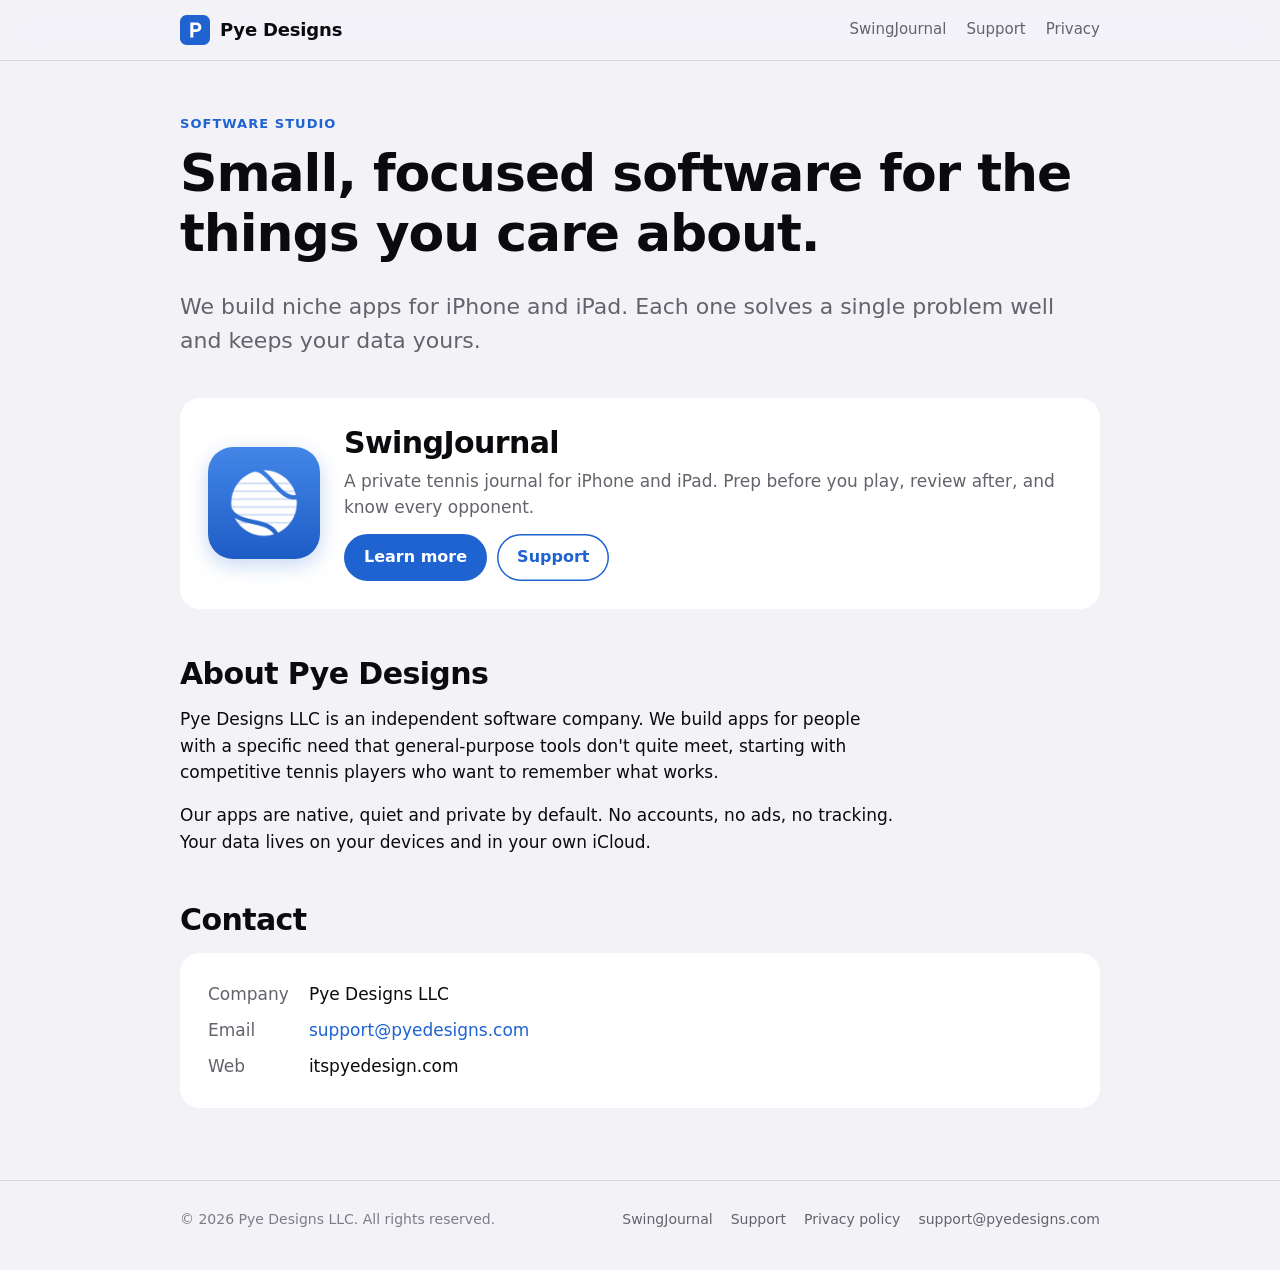
<file: index.html>
<!doctype html>
<html lang="en">
<head>
<meta charset="utf-8">
<meta name="viewport" content="width=device-width, initial-scale=1">
<title>Pye Designs</title>
<meta name="description" content="Pye Designs makes small, focused, private apps for iPhone and iPad, including SwingJournal, a tennis journal.">
<link rel="icon" href="favicon.svg" type="image/svg+xml">
<link rel="apple-touch-icon" href="assets/apple-touch-icon.png">
<link rel="stylesheet" href="assets/site.css">
</head>
<body>
<header class="site"><div class="wrap">
<a class="brand" href=""><img src="assets/mark.svg" alt=""><span>Pye Designs</span></a>
<nav class="main" aria-label="Main"><a href="swingjournal/">SwingJournal</a><a href="support/">Support</a><a href="privacy/">Privacy</a></nav>
</div></header>
<main><div class="wrap">

<div class="eyebrow">Software studio</div>
<h1>Small, focused software for the things you care about.</h1>
<p class="lede">We build niche apps for iPhone and iPad. Each one solves a single problem well and keeps your data yours.</p>

<div class="card product">
  <img src="assets/swingjournal-icon.png" alt="SwingJournal app icon">
  <div>
    <h2>SwingJournal</h2>
    <p>A private tennis journal for iPhone and iPad. Prep before you play, review after, and know every opponent.</p>
    <div class="actions"><a class="btn" href="swingjournal/">Learn more</a><a class="btn ghost" href="support/">Support</a></div>
  </div>
</div>

<h2>About Pye Designs</h2>
<div class="prose">
<p>Pye Designs LLC is an independent software company. We build apps for people with a specific need that general-purpose tools don't quite meet, starting with competitive tennis players who want to remember what works.</p>
<p>Our apps are native, quiet and private by default. No accounts, no ads, no tracking. Your data lives on your devices and in your own iCloud.</p>
</div>

<h2>Contact</h2>
<div class="card">
<dl class="contact">
  <dt>Company</dt><dd>Pye Designs LLC</dd>
  <dt>Email</dt><dd><a href="mailto:support@pyedesigns.com">support@pyedesigns.com</a></dd>
  <dt>Web</dt><dd>itspyedesign.com</dd>
</dl>
</div>

</div></main>
<footer class="site"><div class="wrap">
<div>&copy; 2026 Pye Designs LLC. All rights reserved.</div>
<nav aria-label="Footer"><a href="swingjournal/">SwingJournal</a><a href="support/">Support</a><a href="privacy/">Privacy policy</a><a href="mailto:support@pyedesigns.com">support@pyedesigns.com</a></nav>
</div></footer>
</body>
</html>
</file>
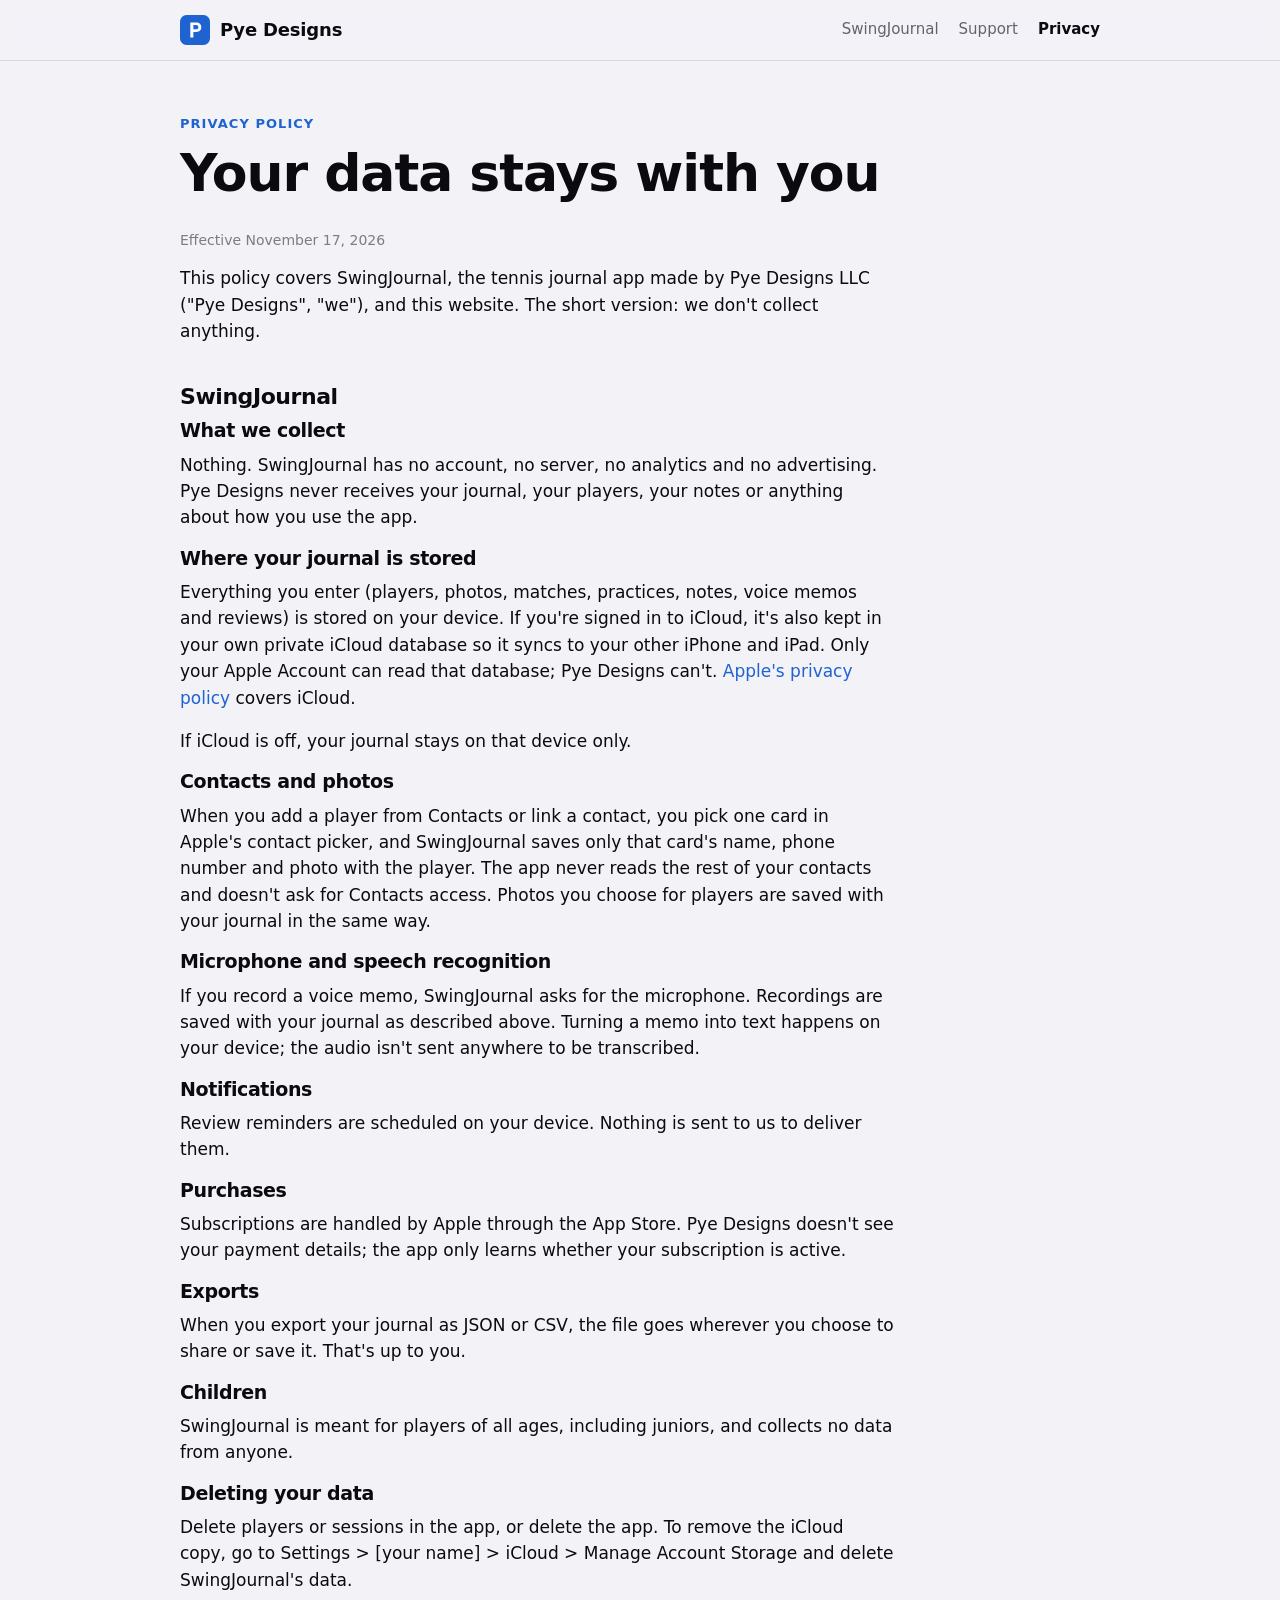
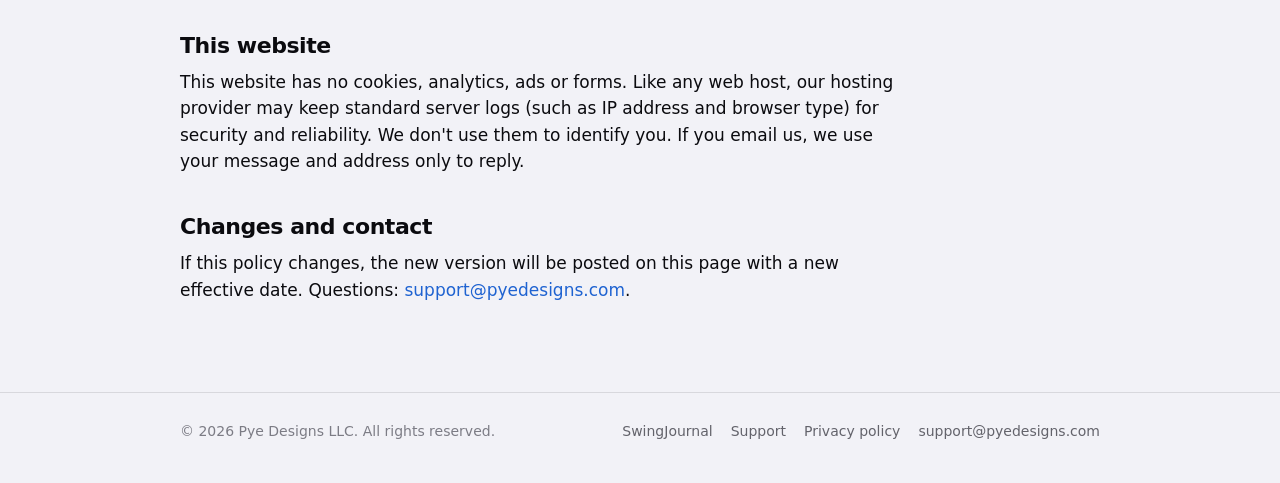
<file: privacy/index.html>
<!doctype html>
<html lang="en">
<head>
<meta charset="utf-8">
<meta name="viewport" content="width=device-width, initial-scale=1">
<title>Privacy policy, Pye Designs</title>
<meta name="description" content="Privacy policy for SwingJournal and the Pye Designs website.">
<link rel="icon" href="../favicon.svg" type="image/svg+xml">
<link rel="apple-touch-icon" href="../assets/apple-touch-icon.png">
<link rel="stylesheet" href="../assets/site.css">
</head>
<body>
<header class="site"><div class="wrap">
<a class="brand" href="../"><img src="../assets/mark.svg" alt=""><span>Pye Designs</span></a>
<nav class="main" aria-label="Main"><a href="../swingjournal/">SwingJournal</a><a href="../support/">Support</a><a href="../privacy/" aria-current="page">Privacy</a></nav>
</div></header>
<main><div class="wrap">

<div class="prose">
<div class="eyebrow">Privacy policy</div>
<h1>Your data stays with you</h1>
<p class="small">Effective November 17, 2026</p>
<p>This policy covers SwingJournal, the tennis journal app made by Pye Designs LLC ("Pye Designs", "we"), and this website. The short version: we don't collect anything.</p>

<h2>SwingJournal</h2>
<h3>What we collect</h3>
<p>Nothing. SwingJournal has no account, no server, no analytics and no advertising. Pye Designs never receives your journal, your players, your notes or anything about how you use the app.</p>
<h3>Where your journal is stored</h3>
<p>Everything you enter (players, photos, matches, practices, notes, voice memos and reviews) is stored on your device. If you're signed in to iCloud, it's also kept in your own private iCloud database so it syncs to your other iPhone and iPad. Only your Apple Account can read that database; Pye Designs can't. <a href="https://www.apple.com/legal/privacy/">Apple's privacy policy</a> covers iCloud.</p>
<p>If iCloud is off, your journal stays on that device only.</p>
<h3>Contacts and photos</h3>
<p>When you add a player from Contacts or link a contact, you pick one card in Apple's contact picker, and SwingJournal saves only that card's name, phone number and photo with the player. The app never reads the rest of your contacts and doesn't ask for Contacts access. Photos you choose for players are saved with your journal in the same way.</p>
<h3>Microphone and speech recognition</h3>
<p>If you record a voice memo, SwingJournal asks for the microphone. Recordings are saved with your journal as described above. Turning a memo into text happens on your device; the audio isn't sent anywhere to be transcribed.</p>
<h3>Notifications</h3>
<p>Review reminders are scheduled on your device. Nothing is sent to us to deliver them.</p>
<h3>Purchases</h3>
<p>Subscriptions are handled by Apple through the App Store. Pye Designs doesn't see your payment details; the app only learns whether your subscription is active.</p>
<h3>Exports</h3>
<p>When you export your journal as JSON or CSV, the file goes wherever you choose to share or save it. That's up to you.</p>
<h3>Children</h3>
<p>SwingJournal is meant for players of all ages, including juniors, and collects no data from anyone.</p>
<h3>Deleting your data</h3>
<p>Delete players or sessions in the app, or delete the app. To remove the iCloud copy, go to Settings &gt; [your name] &gt; iCloud &gt; Manage Account Storage and delete SwingJournal's data.</p>

<h2>This website</h2>
<p>This website has no cookies, analytics, ads or forms. Like any web host, our hosting provider may keep standard server logs (such as IP address and browser type) for security and reliability. We don't use them to identify you. If you email us, we use your message and address only to reply.</p>

<h2>Changes and contact</h2>
<p>If this policy changes, the new version will be posted on this page with a new effective date. Questions: <a href="mailto:support@pyedesigns.com">support@pyedesigns.com</a>.</p>
</div>

</div></main>
<footer class="site"><div class="wrap">
<div>&copy; 2026 Pye Designs LLC. All rights reserved.</div>
<nav aria-label="Footer"><a href="../swingjournal/">SwingJournal</a><a href="../support/">Support</a><a href="../privacy/">Privacy policy</a><a href="mailto:support@pyedesigns.com">support@pyedesigns.com</a></nav>
</div></footer>
</body>
</html>
</file>
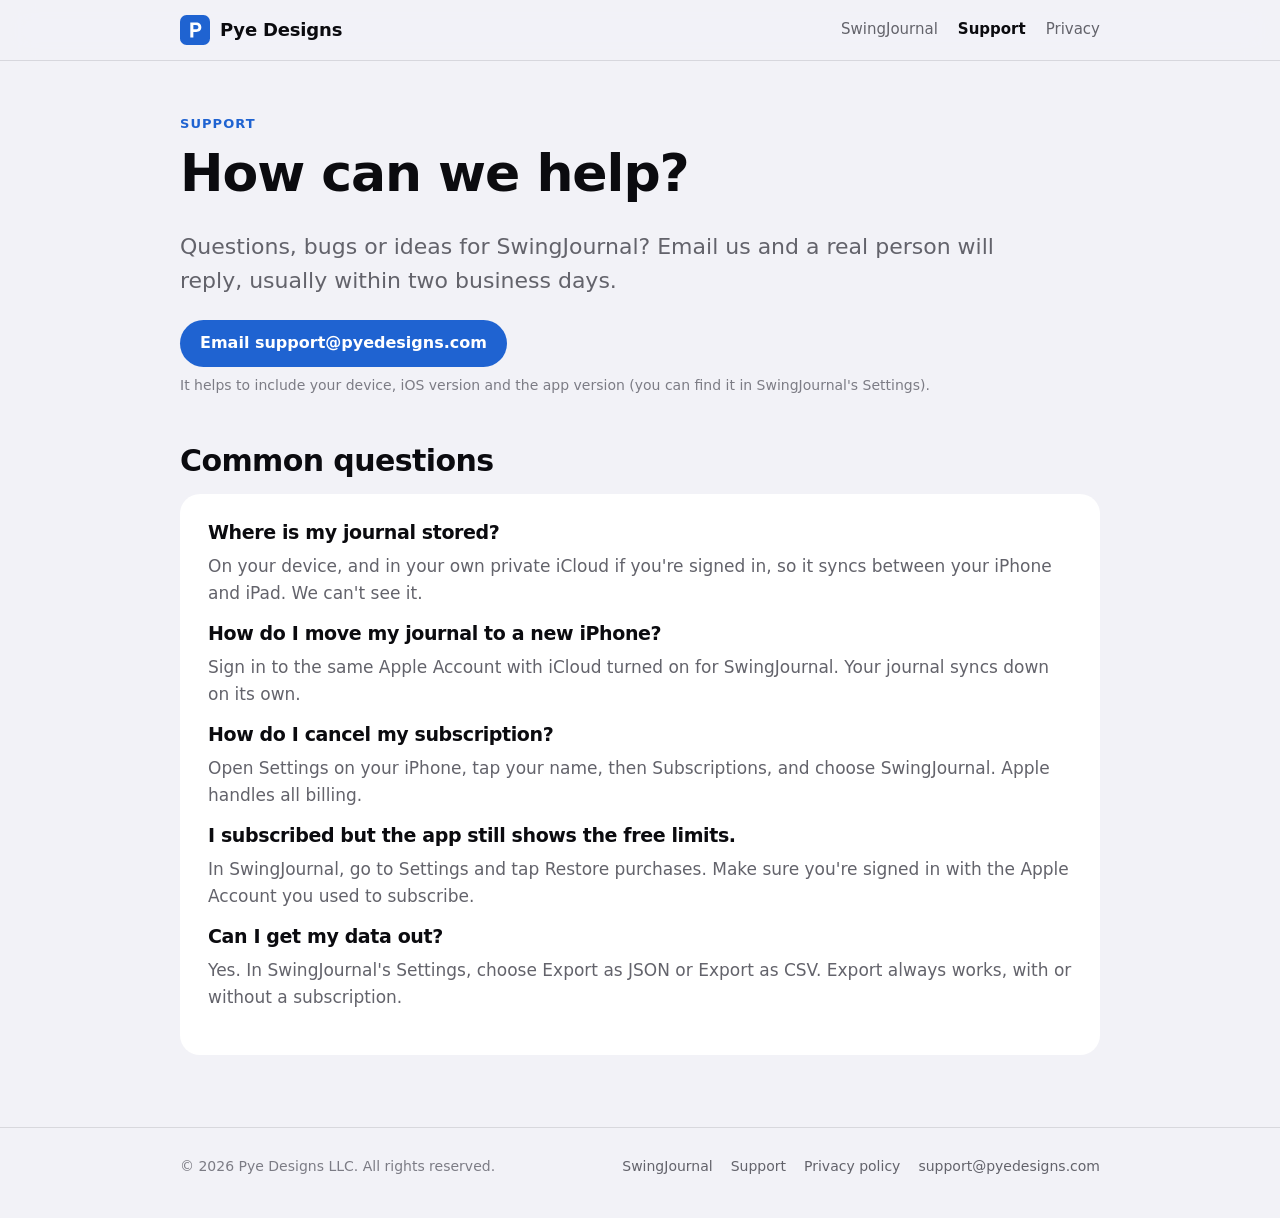
<file: support/index.html>
<!doctype html>
<html lang="en">
<head>
<meta charset="utf-8">
<meta name="viewport" content="width=device-width, initial-scale=1">
<title>Support, Pye Designs</title>
<meta name="description" content="Get help with SwingJournal and contact Pye Designs.">
<link rel="icon" href="../favicon.svg" type="image/svg+xml">
<link rel="apple-touch-icon" href="../assets/apple-touch-icon.png">
<link rel="stylesheet" href="../assets/site.css">
</head>
<body>
<header class="site"><div class="wrap">
<a class="brand" href="../"><img src="../assets/mark.svg" alt=""><span>Pye Designs</span></a>
<nav class="main" aria-label="Main"><a href="../swingjournal/">SwingJournal</a><a href="../support/" aria-current="page">Support</a><a href="../privacy/">Privacy</a></nav>
</div></header>
<main><div class="wrap">

<div class="eyebrow">Support</div>
<h1>How can we help?</h1>
<p class="lede">Questions, bugs or ideas for SwingJournal? Email us and a real person will reply, usually within two business days.</p>
<div class="actions" style="margin:8px 0 8px"><a class="btn" href="mailto:support@pyedesigns.com?subject=SwingJournal%20support">Email support@pyedesigns.com</a></div>
<p class="small">It helps to include your device, iOS version and the app version (you can find it in SwingJournal's Settings).</p>

<h2>Common questions</h2>
<div class="card prose" style="max-width:none"><h3>Where is my journal stored?</h3><p class='muted'>On your device, and in your own private iCloud if you're signed in, so it syncs between your iPhone and iPad. We can't see it.</p><h3>How do I move my journal to a new iPhone?</h3><p class='muted'>Sign in to the same Apple Account with iCloud turned on for SwingJournal. Your journal syncs down on its own.</p><h3>How do I cancel my subscription?</h3><p class='muted'>Open Settings on your iPhone, tap your name, then Subscriptions, and choose SwingJournal. Apple handles all billing.</p><h3>I subscribed but the app still shows the free limits.</h3><p class='muted'>In SwingJournal, go to Settings and tap Restore purchases. Make sure you're signed in with the Apple Account you used to subscribe.</p><h3>Can I get my data out?</h3><p class='muted'>Yes. In SwingJournal's Settings, choose Export as JSON or Export as CSV. Export always works, with or without a subscription.</p></div>

</div></main>
<footer class="site"><div class="wrap">
<div>&copy; 2026 Pye Designs LLC. All rights reserved.</div>
<nav aria-label="Footer"><a href="../swingjournal/">SwingJournal</a><a href="../support/">Support</a><a href="../privacy/">Privacy policy</a><a href="mailto:support@pyedesigns.com">support@pyedesigns.com</a></nav>
</div></footer>
</body>
</html>
</file>
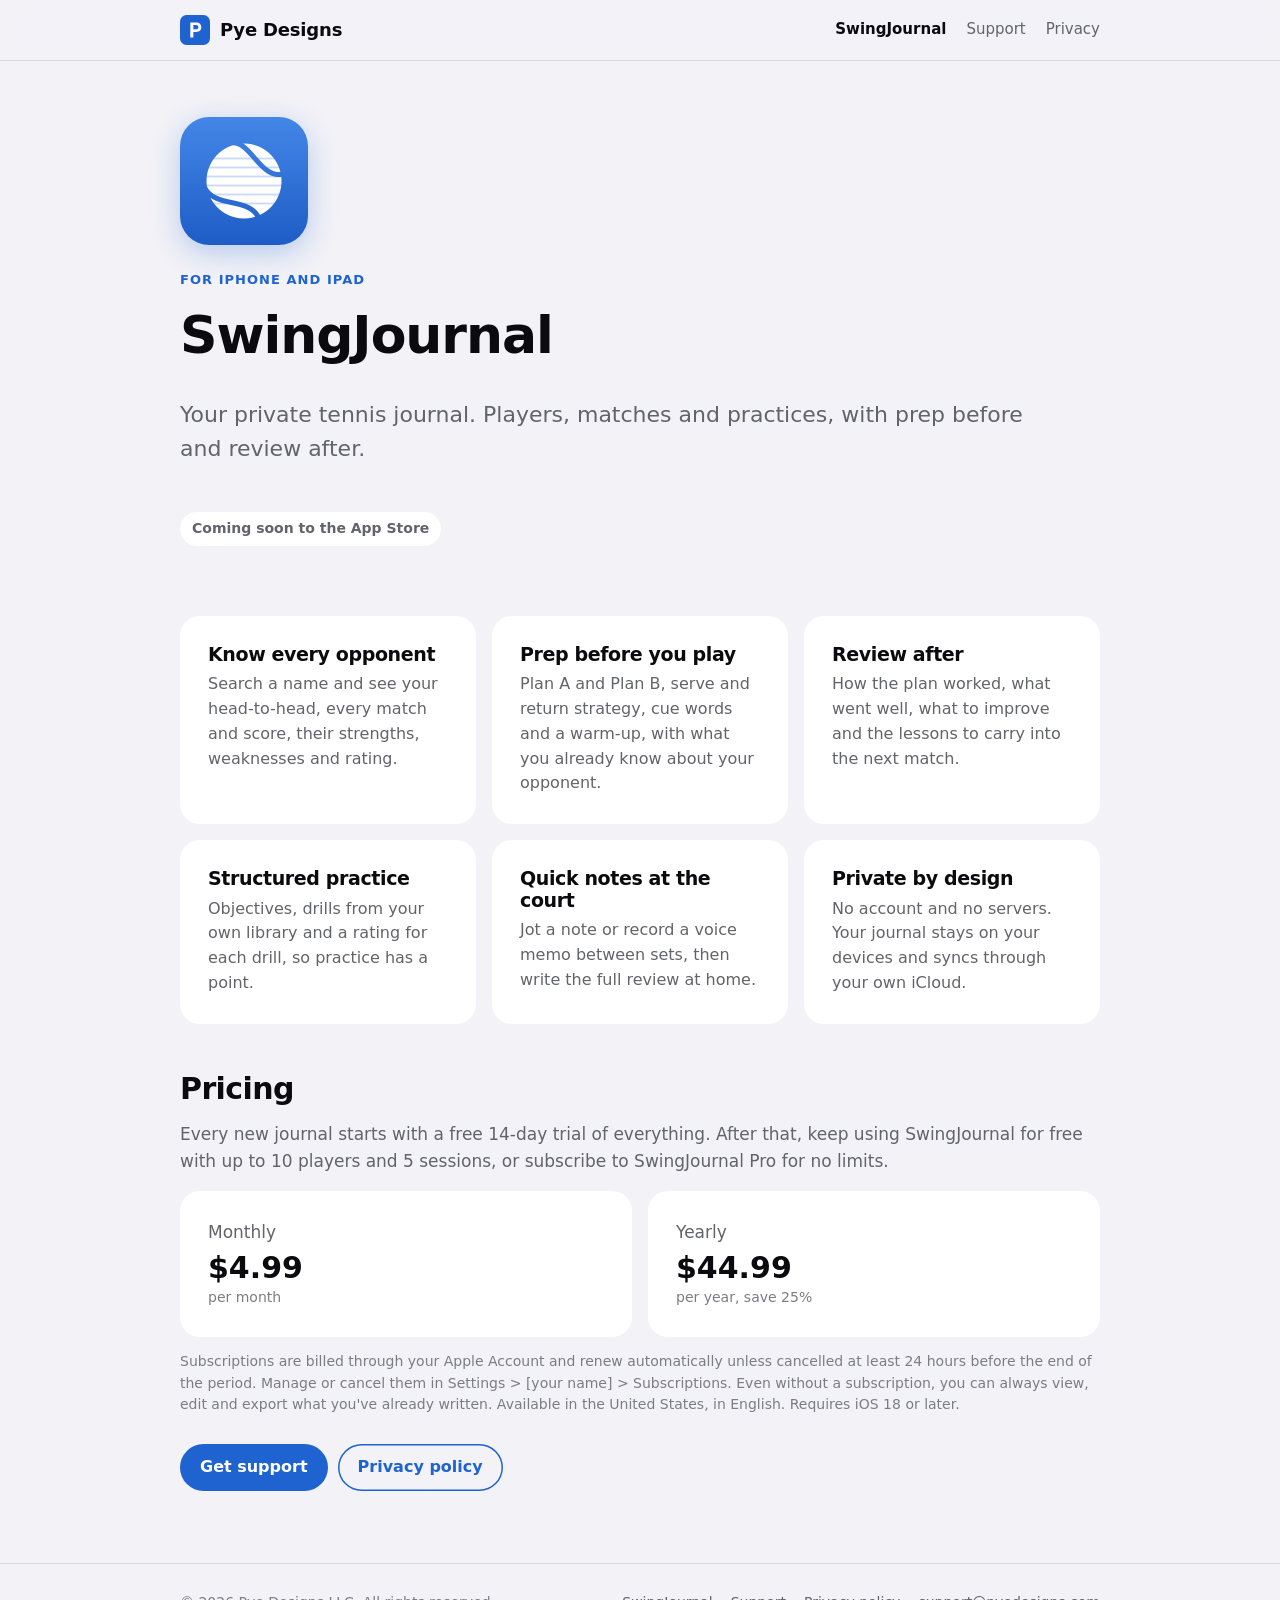
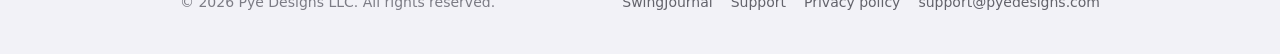
<file: swingjournal/index.html>
<!doctype html>
<html lang="en">
<head>
<meta charset="utf-8">
<meta name="viewport" content="width=device-width, initial-scale=1">
<title>SwingJournal, a private tennis journal</title>
<meta name="description" content="SwingJournal is a private tennis journal for iPhone and iPad by Pye Designs: know every opponent, prep before you play and review after.">
<link rel="icon" href="../favicon.svg" type="image/svg+xml">
<link rel="apple-touch-icon" href="../assets/apple-touch-icon.png">
<link rel="stylesheet" href="../assets/site.css">
</head>
<body>
<header class="site"><div class="wrap">
<a class="brand" href="../"><img src="../assets/mark.svg" alt=""><span>Pye Designs</span></a>
<nav class="main" aria-label="Main"><a href="../swingjournal/" aria-current="page">SwingJournal</a><a href="../support/">Support</a><a href="../privacy/">Privacy</a></nav>
</div></header>
<main><div class="wrap">

<div class="hero-app">
  <img src="../assets/swingjournal-icon.png" alt="SwingJournal app icon">
  <div class="eyebrow">For iPhone and iPad</div>
  <h1>SwingJournal</h1>
  <p class="lede">Your private tennis journal. Players, matches and practices, with prep before and review after.</p>
  <span class="pill">Coming soon to the App Store</span>
</div>

<div class="grid features"><div class="card"><h3>Know every opponent</h3><p>Search a name and see your head-to-head, every match and score, their strengths, weaknesses and rating.</p></div><div class="card"><h3>Prep before you play</h3><p>Plan A and Plan B, serve and return strategy, cue words and a warm-up, with what you already know about your opponent.</p></div><div class="card"><h3>Review after</h3><p>How the plan worked, what went well, what to improve and the lessons to carry into the next match.</p></div><div class="card"><h3>Structured practice</h3><p>Objectives, drills from your own library and a rating for each drill, so practice has a point.</p></div><div class="card"><h3>Quick notes at the court</h3><p>Jot a note or record a voice memo between sets, then write the full review at home.</p></div><div class="card"><h3>Private by design</h3><p>No account and no servers. Your journal stays on your devices and syncs through your own iCloud.</p></div></div>

<h2>Pricing</h2>
<p class="muted">Every new journal starts with a free 14-day trial of everything. After that, keep using SwingJournal for free with up to 10 players and 5 sessions, or subscribe to SwingJournal Pro for no limits.</p>
<div class="grid prices">
  <div class="card"><div class="muted">Monthly</div><div class="price">$4.99</div><div class="small">per month</div></div>
  <div class="card"><div class="muted">Yearly</div><div class="price">$44.99</div><div class="small">per year, save 25%</div></div>
</div>
<p class="small" style="margin-top:14px">Subscriptions are billed through your Apple Account and renew automatically unless cancelled at least 24 hours before the end of the period. Manage or cancel them in Settings &gt; [your name] &gt; Subscriptions. Even without a subscription, you can always view, edit and export what you've already written. Available in the United States, in English. Requires iOS 18 or later.</p>

<div class="actions" style="margin-top:28px"><a class="btn" href="../support/">Get support</a><a class="btn ghost" href="../privacy/">Privacy policy</a></div>

</div></main>
<footer class="site"><div class="wrap">
<div>&copy; 2026 Pye Designs LLC. All rights reserved.</div>
<nav aria-label="Footer"><a href="../swingjournal/">SwingJournal</a><a href="../support/">Support</a><a href="../privacy/">Privacy policy</a><a href="mailto:support@pyedesigns.com">support@pyedesigns.com</a></nav>
</div></footer>
</body>
</html>
</file>
<file: assets/site.css>
:root{
  --bg:#F2F2F7; --card:#FFFFFF; --label:#0B0B0F; --label2:#63636B; --label3:#7C7C85;
  --accent:#1F63D1; --accent-ink:#1F63D1; --on-accent:#FFFFFF; --line:rgba(60,60,67,.14);
  --f-display:-apple-system,BlinkMacSystemFont,"SF Pro Display","SF Pro",system-ui,"Segoe UI",Roboto,"Helvetica Neue",Arial,sans-serif;
  --f-text:-apple-system,BlinkMacSystemFont,"SF Pro Text","SF Pro",system-ui,"Segoe UI",Roboto,"Helvetica Neue",Arial,sans-serif;
  --r:20px; --w:960px;
  color-scheme:light dark;
}
@media (prefers-color-scheme:dark){
  :root{ --bg:#000000; --card:#1C1C1E; --label:#FFFFFF; --label2:#A3A3AB; --label3:#8A8A93;
    --accent:#2A6FDE; --accent-ink:#6AA3FF; --line:rgba(235,235,245,.14); }
}
*{box-sizing:border-box}
html{-webkit-text-size-adjust:100%}
body{margin:0;background:var(--bg);color:var(--label);font:17px/1.55 var(--f-text);-webkit-font-smoothing:antialiased}
a{color:var(--accent-ink);text-decoration:none}
a:hover{text-decoration:underline}
.wrap{max-width:var(--w);margin:0 auto;padding:0 20px}
header.site{position:sticky;top:0;z-index:10;background:color-mix(in srgb,var(--bg) 82%,transparent);backdrop-filter:saturate(180%) blur(16px);-webkit-backdrop-filter:saturate(180%) blur(16px);border-bottom:1px solid var(--line)}
header.site .wrap{display:flex;align-items:center;justify-content:space-between;height:60px;gap:16px}
.brand{display:flex;white-space:nowrap;align-items:center;gap:10px;color:var(--label);font:600 18px/1 var(--f-display);letter-spacing:-.01em}
.brand img{width:30px;height:30px}
.brand:hover{text-decoration:none}
nav.main{display:flex;gap:20px;font-size:15px}
nav.main a{color:var(--label2)}
nav.main a[aria-current="page"]{color:var(--label);font-weight:600}
main{padding:56px 0 72px}
h1,h2,h3{font-family:var(--f-display);letter-spacing:-.02em;line-height:1.15;margin:0 0 .5em}
h1{font-size:clamp(34px,6vw,52px);font-weight:700}
h2{font-size:clamp(24px,3.4vw,30px);font-weight:700;margin-top:1.6em}
h3{font-size:19px;font-weight:600}
p{margin:0 0 1em}
.lede{font-size:clamp(19px,2.4vw,22px);color:var(--label2);max-width:40em}
.eyebrow{font:600 13px/1 var(--f-text);text-transform:uppercase;letter-spacing:.08em;color:var(--accent-ink);margin-bottom:14px}
.card{background:var(--card);border-radius:var(--r);padding:28px}
.grid{display:grid;gap:16px;grid-template-columns:repeat(auto-fit,minmax(260px,1fr))}
.product{display:flex;gap:24px;align-items:center;margin-top:40px}
.product img{width:112px;height:112px;border-radius:25px;flex:none;box-shadow:0 6px 20px rgba(31,99,209,.25)}
.product h2{margin:0 0 .25em}
.product p{color:var(--label2);margin-bottom:.8em}
.btn{display:inline-block;background:var(--accent);color:var(--on-accent);font-weight:600;font-size:16px;padding:11px 20px;border-radius:999px}
.btn:hover{text-decoration:none;filter:brightness(1.08)}
.btn.ghost{background:transparent;color:var(--accent-ink);box-shadow:inset 0 0 0 1.5px currentColor}
.actions{display:flex;flex-wrap:wrap;gap:10px}
.hero-app{display:flex;flex-direction:column;align-items:flex-start;gap:6px}
.hero-app img{width:128px;height:128px;border-radius:29px;margin-bottom:22px;box-shadow:0 8px 28px rgba(31,99,209,.28)}
.pill{display:inline-block;font-size:14px;font-weight:600;color:var(--label2);background:var(--card);border-radius:999px;padding:6px 12px;margin:18px 0 26px}
.features{margin-top:44px}
.features .card h3{margin-bottom:.35em}
.features .card p{color:var(--label2);margin:0;font-size:16px}
.prices{margin-top:12px}
.prices .card{text-align:left}
.price{font:700 30px/1.1 var(--f-display);margin:.2em 0 .1em}
.muted{color:var(--label2)}
.small{font-size:14px;color:var(--label3)}
.prose{max-width:42em}
.prose h2{font-size:22px;margin-top:1.8em}
.prose ul{padding-left:1.2em}
dl.contact{display:grid;grid-template-columns:max-content 1fr;gap:10px 20px;margin:0}
dl.contact dt{color:var(--label2)}
dl.contact dd{margin:0;font-weight:500}
footer.site{border-top:1px solid var(--line);padding:28px 0 40px;font-size:14px;color:var(--label3)}
footer.site .wrap{display:flex;flex-wrap:wrap;justify-content:space-between;gap:12px}
footer.site nav{display:flex;flex-wrap:wrap;gap:18px}
footer.site a{color:var(--label2)}
@media (max-width:600px){
  nav.main{gap:12px;font-size:14px}
  .brand{font-size:16px;gap:8px}
  .brand img{width:26px;height:26px}

  .product{flex-direction:column;align-items:flex-start}
  main{padding:36px 0 56px}
}
</file>
